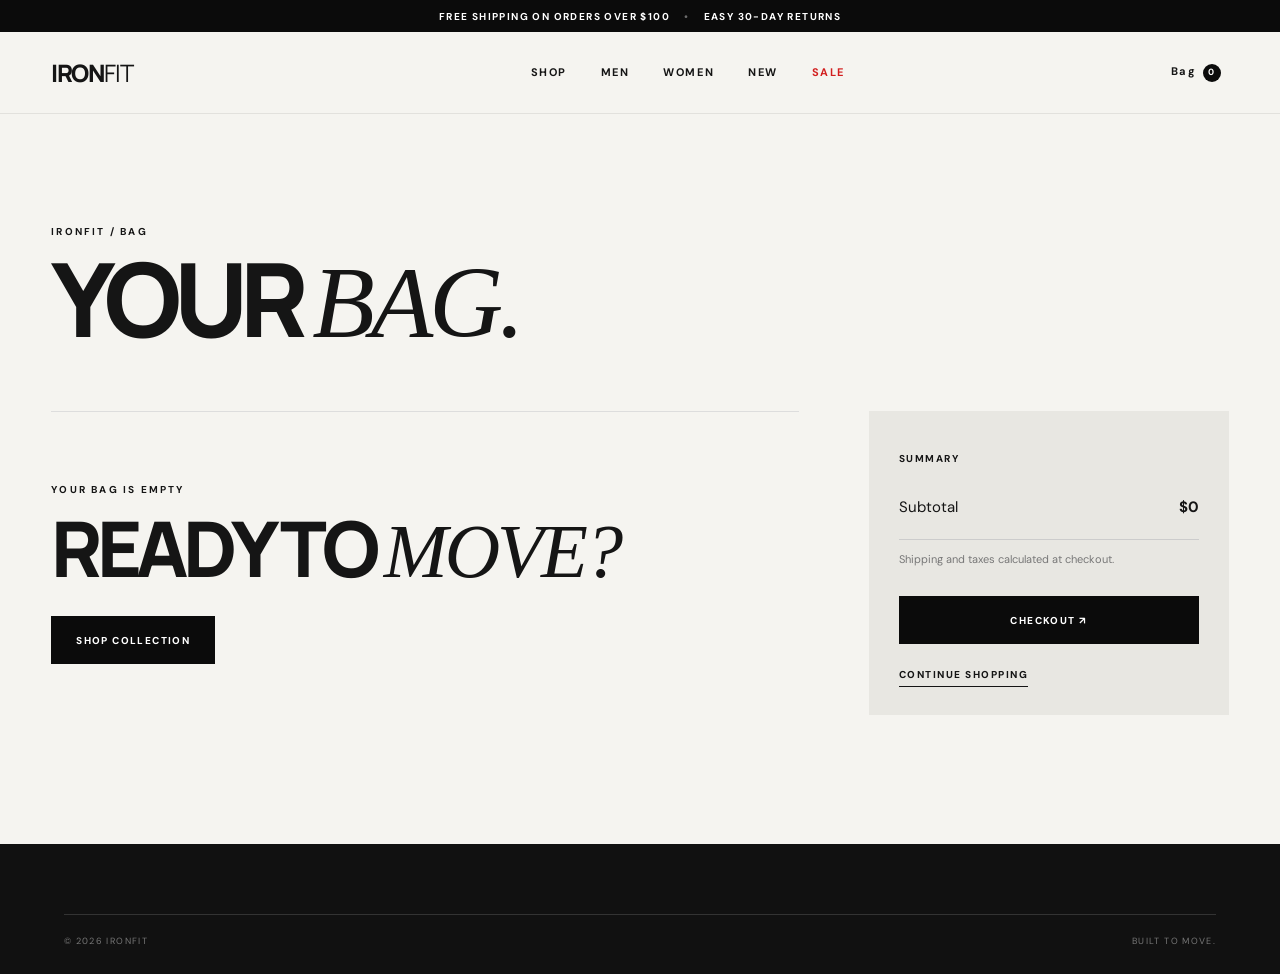
<file: cart.html>
<!doctype html><html lang="en"><head><meta charset="utf-8"><meta name="viewport" content="width=device-width,initial-scale=1"><title>Your Bag — IRONFIT</title><link rel="preconnect" href="https://fonts.googleapis.com"><link rel="preconnect" href="https://fonts.gstatic.com" crossorigin><link href="https://fonts.googleapis.com/css2?family=DM+Sans:wght@400;500;600;700&family=Manrope:wght@600;700;800&display=swap" rel="stylesheet"><link rel="stylesheet" href="assets/css/styles.css"></head>
<body><div class="announcement">FREE SHIPPING ON ORDERS OVER $100 <span>•</span> EASY 30-DAY RETURNS</div><header class="site-header"><a class="brand" href="index.html">IRON<span>FIT</span></a><nav class="desktop-nav"><a href="shop.html">SHOP</a><a href="men.html">MEN</a><a href="women.html">WOMEN</a><a href="new-arrivals.html">NEW</a><a class="sale-link" href="sale.html">SALE</a></nav><div class="header-actions"><a class="icon-btn" href="cart.html">Bag <b class="cart-count">0</b></a><button class="menu-toggle" data-menu-toggle><span></span><span></span></button></div></header>
<main><section class="cart-page section"><p class="eyebrow">IRONFIT / BAG</p><h1>YOUR <em>BAG.</em></h1><div class="cart-layout"><div class="cart-items" data-cart-items></div><aside class="cart-summary"><h3>SUMMARY</h3><div><span>Subtotal</span><b data-cart-total>$0</b></div><p>Shipping and taxes calculated at checkout.</p><button class="btn btn-dark" data-checkout>CHECKOUT ↗</button><a class="text-link" href="shop.html">CONTINUE SHOPPING</a></aside></div></section></main><footer class="footer"><div class="footer-bottom"><span>© 2026 IRONFIT</span><span>BUILT TO MOVE.</span></div></footer><div class="mobile-menu" data-mobile-menu><button data-menu-close>×</button><nav><a href="shop.html">SHOP</a><a href="men.html">MEN</a><a href="women.html">WOMEN</a><a href="new-arrivals.html">NEW ARRIVALS</a><a href="sale.html">SALE</a></nav></div><script src="assets/js/app.js"></script></body></html>
</file>
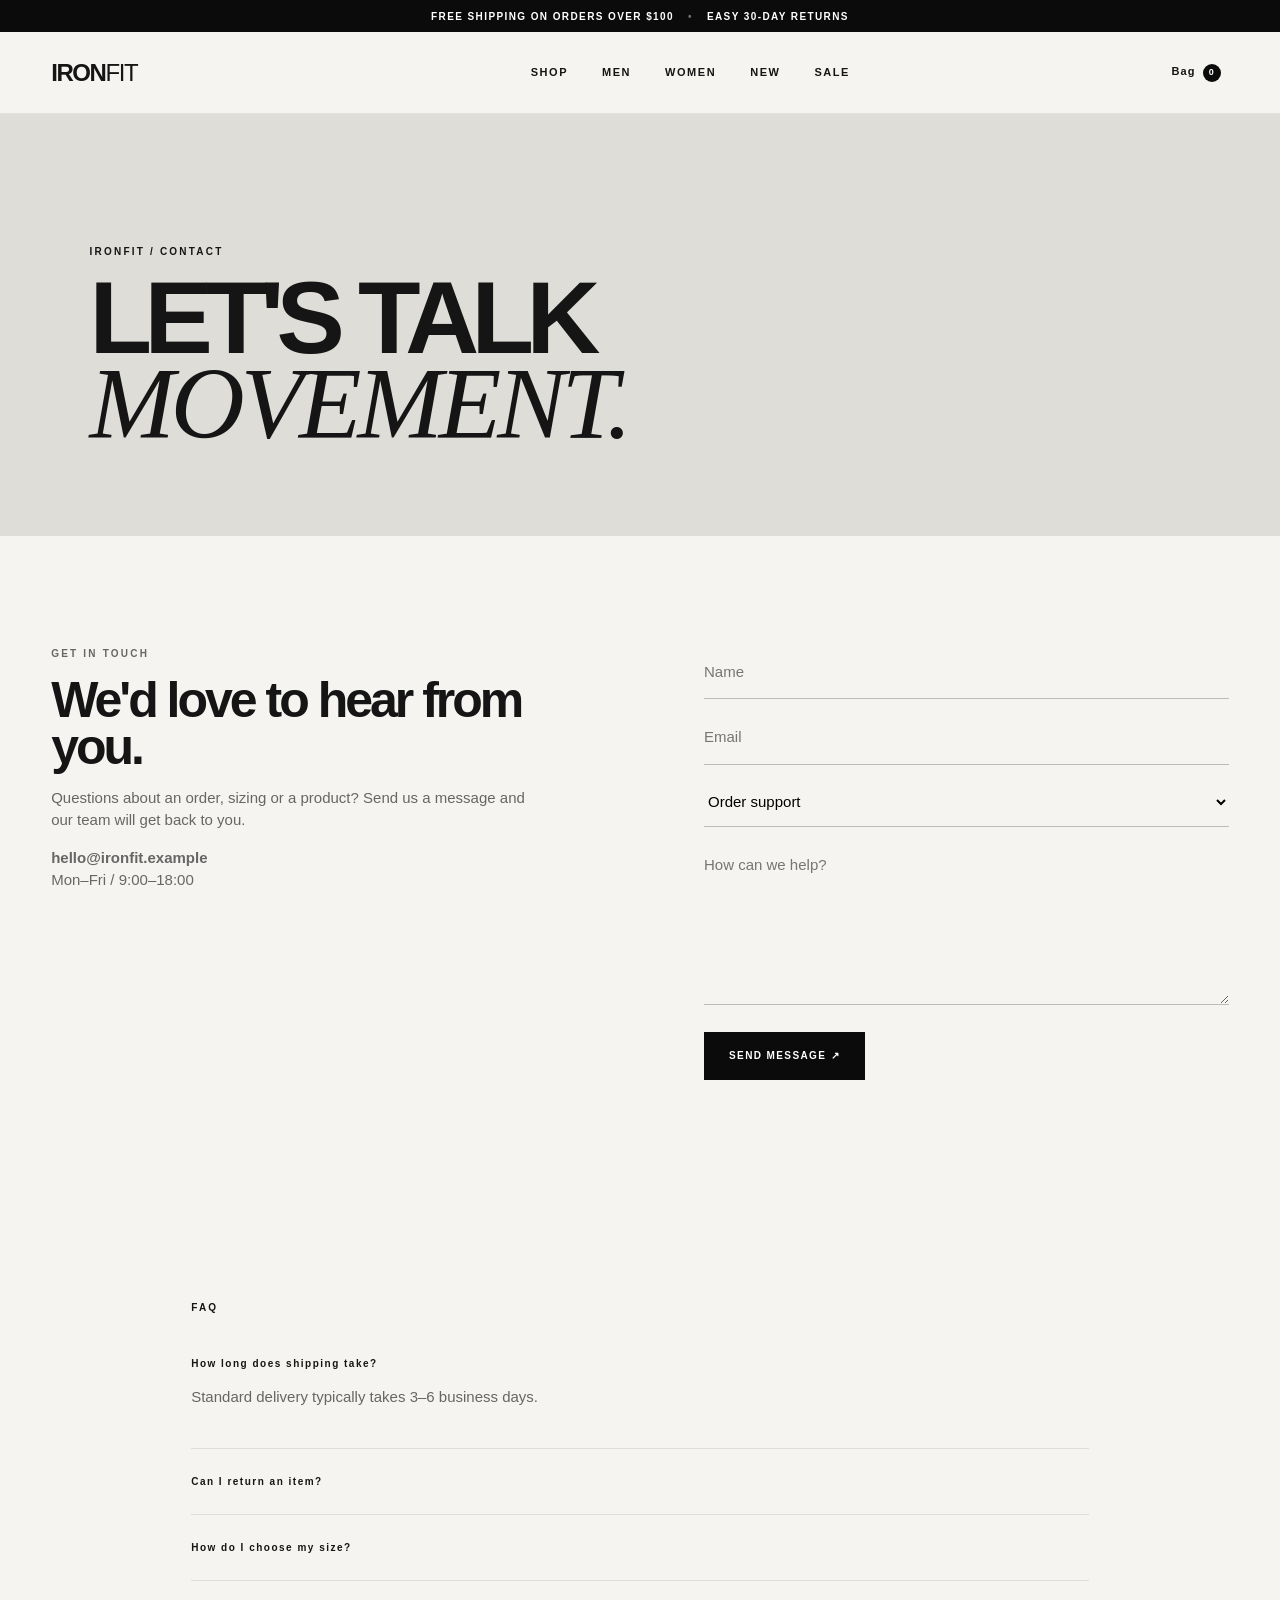
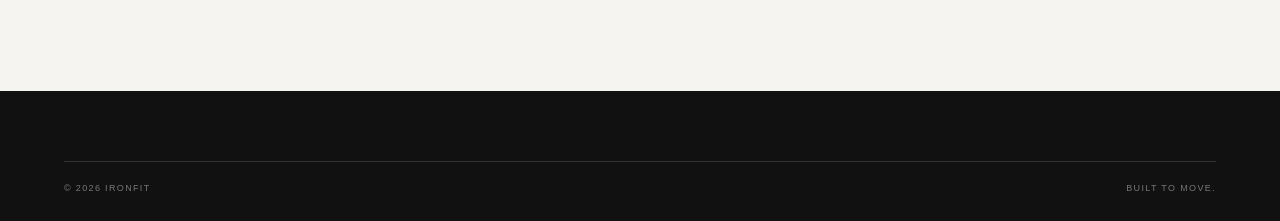
<file: contact.html>
<!doctype html><html lang="en"><head><meta charset="utf-8"><meta name="viewport" content="width=device-width,initial-scale=1"><title>Contact — IRONFIT</title><link rel="preconnect" href="https://fonts.googleapis.com"><link rel="stylesheet" href="assets/css/styles.css"></head>
<body><div class="announcement">FREE SHIPPING ON ORDERS OVER $100 <span>•</span> EASY 30-DAY RETURNS</div><header class="site-header"><a class="brand" href="index.html">IRON<span>FIT</span></a><nav class="desktop-nav"><a href="shop.html">SHOP</a><a href="men.html">MEN</a><a href="women.html">WOMEN</a><a href="new-arrivals.html">NEW</a><a href="sale.html">SALE</a></nav><div class="header-actions"><a class="icon-btn" href="cart.html">Bag <b class="cart-count">0</b></a><button class="menu-toggle" data-menu-toggle><span></span><span></span></button></div></header>
<main><section class="page-hero compact"><div><p class="eyebrow">IRONFIT / CONTACT</p><h1>LET'S TALK<br><em>MOVEMENT.</em></h1></div></section><section class="section contact-grid"><div><p class="eyebrow">GET IN TOUCH</p><h2>We'd love to hear from you.</h2><p>Questions about an order, sizing or a product? Send us a message and our team will get back to you.</p><p><b>hello@ironfit.example</b><br>Mon–Fri / 9:00–18:00</p></div><form class="contact-form" data-contact><input placeholder="Name" required><input type="email" placeholder="Email" required><select><option>Order support</option><option>Product question</option><option>Returns</option><option>General enquiry</option></select><textarea rows="6" placeholder="How can we help?" required></textarea><button class="btn btn-dark">SEND MESSAGE ↗</button></form></section><section class="section faq" id="faq"><p class="eyebrow">FAQ</p><details open><summary>How long does shipping take?</summary><p>Standard delivery typically takes 3–6 business days.</p></details><details><summary>Can I return an item?</summary><p>Yes. Unworn items can be returned within 30 days.</p></details><details><summary>How do I choose my size?</summary><p>Use the size guide on each product page. If you're between sizes, contact us for help.</p></details></section></main><footer class="footer"><div class="footer-bottom"><span>© 2026 IRONFIT</span><span>BUILT TO MOVE.</span></div></footer><div class="mobile-menu" data-mobile-menu><button data-menu-close>×</button><nav><a href="shop.html">SHOP</a><a href="men.html">MEN</a><a href="women.html">WOMEN</a><a href="new-arrivals.html">NEW ARRIVALS</a><a href="sale.html">SALE</a></nav></div><script src="assets/js/app.js"></script></body></html>
</file>
<file: assets/css/styles.css>
:root{--black:#0b0b0b;--ink:#151515;--muted:#707070;--line:#ddd;--paper:#f5f4f0;--white:#fff;--accent:#d9ff00;--serif:Georgia,serif;--sans:"DM Sans",Arial,sans-serif;--display:"Manrope",Arial,sans-serif;--max:1440px}
*{box-sizing:border-box}html{scroll-behavior:smooth}body{margin:0;background:var(--paper);color:var(--ink);font-family:var(--sans);font-size:15px;line-height:1.5}img{display:block;width:100%;object-fit:cover}a{color:inherit;text-decoration:none}button,input,select,textarea{font:inherit}button{cursor:pointer}.announcement{height:32px;background:var(--black);color:#fff;display:flex;align-items:center;justify-content:center;gap:14px;font-size:10px;font-weight:700;letter-spacing:.14em}.announcement span{opacity:.4}.site-header{height:82px;padding:0 4vw;display:flex;align-items:center;justify-content:space-between;background:rgba(245,244,240,.96);position:sticky;top:0;z-index:50;border-bottom:1px solid rgba(0,0,0,.08);backdrop-filter:blur(14px)}.brand{font:800 24px/1 var(--display);letter-spacing:-.06em}.brand span{font-weight:400}.desktop-nav{display:flex;gap:34px;margin-left:80px}.desktop-nav a{font-size:11px;font-weight:700;letter-spacing:.14em}.sale-link{color:#d21f1f}.header-actions{display:flex;gap:20px;align-items:center}.icon-btn{border:0;background:none;font-size:11px;font-weight:700;letter-spacing:.1em;padding:8px}.cart-count{background:var(--black);color:#fff;border-radius:50%;display:inline-flex;width:18px;height:18px;align-items:center;justify-content:center;font-size:9px;margin-left:3px}.menu-toggle{display:none;background:none;border:0}.menu-toggle span{display:block;width:24px;height:1px;background:#111;margin:5px}.hero{height:min(790px,calc(100vh - 114px));min-height:620px;position:relative;color:#fff;overflow:hidden}.hero>img{height:100%;filter:saturate(.78)}.hero-overlay{position:absolute;inset:0;background:linear-gradient(90deg,rgba(0,0,0,.62),rgba(0,0,0,.08) 70%),linear-gradient(0deg,rgba(0,0,0,.3),transparent 40%)}.hero-content{position:absolute;left:6vw;bottom:12%;max-width:720px}.eyebrow{font-size:10px;font-weight:700;letter-spacing:.22em;margin:0 0 16px;text-transform:uppercase}.hero h1,.page-hero h1,.about-hero h1{font:800 clamp(60px,8vw,132px)/.83 var(--display);letter-spacing:-.075em;margin:0}.hero h1 em,.page-hero h1 em,.about-hero h1 em,h1 em,h2 em{font-family:var(--serif);font-weight:400;letter-spacing:-.04em}.hero-copy{max-width:440px;font-size:16px;margin:28px 0}.hero-actions{display:flex;align-items:center;gap:28px}.btn{border:1px solid transparent;min-height:48px;padding:0 24px;display:inline-flex;align-items:center;justify-content:center;font-size:10px;font-weight:800;letter-spacing:.14em}.btn-dark{background:var(--black);color:#fff}.btn-light{background:#fff;color:#111}.text-link{font-size:10px;font-weight:800;letter-spacing:.15em;border-bottom:1px solid currentColor;padding-bottom:5px}.light{color:#fff}.hero-meta{position:absolute;bottom:26px;left:6vw;right:6vw;display:flex;justify-content:space-between;font-size:9px;letter-spacing:.15em}.ticker{overflow:hidden;white-space:nowrap;background:var(--accent);padding:14px 0;font:800 15px var(--display);letter-spacing:.08em}.ticker div{animation:marquee 28s linear infinite}@keyframes marquee{to{transform:translateX(-40%)}}.section{max-width:var(--max);margin:auto;padding:110px 4vw}.section-head{display:flex;align-items:end;justify-content:space-between;margin-bottom:42px}.section-head.center{display:block;text-align:center}.section h2{font:800 clamp(40px,5vw,76px)/.95 var(--display);letter-spacing:-.065em;margin:0}.category-grid{display:grid;grid-template-columns:1.25fr 1fr 1fr;gap:14px}.category-card{height:560px;position:relative;overflow:hidden;background:#ddd}.category-card.tall{height:680px}.category-card img{height:100%;transition:transform .7s cubic-bezier(.2,.7,.2,1)}.category-card:hover img{transform:scale(1.04)}.category-card:after{content:"";position:absolute;inset:45% 0 0;background:linear-gradient(transparent,rgba(0,0,0,.65))}.category-card>div{position:absolute;z-index:2;left:28px;right:28px;bottom:28px;color:#fff}.category-card span{font-size:9px;letter-spacing:.2em}.category-card h3{font:800 42px/1 var(--display);letter-spacing:-.05em;margin:8px 0 20px}.category-card b{font-size:9px;letter-spacing:.15em}.product-grid{display:grid;grid-template-columns:repeat(4,1fr);gap:20px}.product-card{position:relative}.product-image{aspect-ratio:4/5;overflow:hidden;background:#e7e5df;position:relative}.product-image img{height:100%;transition:transform .55s ease}.product-card:hover .product-image img{transform:scale(1.035)}.quick-add{position:absolute;left:14px;right:14px;bottom:14px;height:42px;background:#fff;border:0;font-size:9px;font-weight:800;letter-spacing:.14em;opacity:0;transform:translateY(8px);transition:.25s}.product-card:hover .quick-add{opacity:1;transform:none}.product-tag{position:absolute;top:12px;left:12px;background:var(--accent);padding:5px 8px;font-size:8px;font-weight:800;letter-spacing:.12em}.product-info-row{display:flex;justify-content:space-between;gap:10px;padding-top:13px}.product-name{font-size:12px;font-weight:700}.product-category{font-size:9px;color:var(--muted);margin-top:3px}.price{font-size:12px;font-weight:700}.editorial{display:grid;grid-template-columns:1.2fr .8fr;min-height:720px;background:var(--black);color:#fff}.editorial-image img{height:100%;min-height:600px}.editorial-copy{padding:10vw 7vw;display:flex;flex-direction:column;justify-content:center}.editorial-copy h2{font:800 clamp(50px,5.5vw,84px)/.9 var(--display);letter-spacing:-.07em;margin:0 0 25px}.editorial-copy p:not(.eyebrow){color:#aaa;max-width:430px;margin-bottom:32px}.benefit-grid{display:grid;grid-template-columns:repeat(3,1fr);border-top:1px solid var(--line)}.benefit-grid article{padding:35px 25px;border-right:1px solid var(--line)}.benefit-grid article:last-child{border:0}.benefit-grid span{font-size:10px;color:#888}.benefit-grid h3{font:700 23px var(--display)}.benefit-grid p{color:#666;max-width:280px}.newsletter{padding:80px 7vw;background:var(--accent);display:flex;align-items:center;justify-content:space-between;gap:40px}.newsletter h2{font:800 clamp(36px,4vw,60px)/1 var(--display);letter-spacing:-.06em;margin:0}.newsletter p{max-width:500px}.newsletter-form{display:flex;width:min(500px,100%)}.newsletter-form input{height:52px;border:0;padding:0 18px;flex:1;background:#fff;outline:0}.footer{background:#111;color:#fff;padding:70px 5vw 25px}.footer-top{display:flex;justify-content:space-between;align-items:flex-start;border-bottom:1px solid #333;padding-bottom:55px}.footer-top p{max-width:340px;color:#aaa;margin:0}.footer-grid{display:grid;grid-template-columns:repeat(4,1fr);padding:45px 0;gap:30px}.footer-grid h4{font-size:9px;letter-spacing:.2em;color:#777}.footer-grid a{display:block;font-size:12px;margin:12px 0;color:#ddd}.footer-bottom{border-top:1px solid #333;padding-top:20px;display:flex;justify-content:space-between;color:#777;font-size:9px;letter-spacing:.15em}.page-hero{padding:130px 7vw 100px;background:#deddd8}.page-hero>div{max-width:1100px}.page-hero p:not(.eyebrow){max-width:520px;color:#666;margin-top:35px}.catalog{padding-top:55px}.catalog-toolbar{display:flex;justify-content:space-between;align-items:center;border-top:1px solid var(--line);border-bottom:1px solid var(--line);padding:18px 0;margin-bottom:30px;font-size:9px;letter-spacing:.13em}.filters{display:flex;align-items:center;gap:20px}.filter-btn{border:0;background:none;font-size:9px;letter-spacing:.13em;padding:5px 0;color:#777}.filter-btn.active{color:#111;border-bottom:1px solid #111}.filters select{border:0;background:none;font-size:9px;letter-spacing:.1em}.large{grid-template-columns:repeat(3,1fr);gap:45px 18px}.product-detail{display:grid;grid-template-columns:1.1fr .9fr;gap:7vw;padding-top:70px}.product-gallery{position:sticky;top:110px;align-self:start}.gallery-main{aspect-ratio:4/5;overflow:hidden}.gallery-main img{height:100%}.gallery-thumbs{display:grid;grid-template-columns:repeat(3,1fr);gap:8px;margin-top:8px}.gallery-thumbs img{aspect-ratio:1;cursor:pointer}.product-info{padding-top:30px}.product-info h1{font:800 clamp(38px,4vw,68px)/.95 var(--display);letter-spacing:-.07em;margin:0}.product-price{font-size:18px;font-weight:700;margin:20px 0}.product-desc{color:#666;max-width:500px;margin-bottom:40px}.selector{border-top:1px solid var(--line);padding:20px 0}.selector label{display:flex;justify-content:space-between;font-size:9px;font-weight:800;letter-spacing:.15em}.selector label a{font-weight:500;text-decoration:underline}.swatches,.sizes{display:flex;gap:8px;margin-top:14px}.swatch{width:28px;height:28px;border-radius:50%;background:#111;border:2px solid #fff;box-shadow:0 0 0 1px #111}.swatch.gray{background:#777;box-shadow:none}.swatch.white{background:#fff;box-shadow:0 0 0 1px #ccc}.sizes button{background:none;border:1px solid #ccc;width:52px;height:42px;font-size:10px}.sizes button:hover{border-color:#111}.add-product{width:100%;margin:20px 0 10px}.accordions{border-top:1px solid var(--line)}details{border-bottom:1px solid var(--line);padding:20px 0}summary{list-style:none;font-size:10px;font-weight:800;letter-spacing:.15em;cursor:pointer;display:flex;justify-content:space-between}details p{color:#666;max-width:600px}.cart-page h1{font:800 clamp(60px,8vw,120px)/.85 var(--display);letter-spacing:-.08em;margin:0 0 65px}.cart-layout{display:grid;grid-template-columns:1fr 360px;gap:70px}.cart-item{display:grid;grid-template-columns:120px 1fr auto;gap:20px;padding:18px 0;border-top:1px solid var(--line)}.cart-item img{width:120px;height:150px}.cart-item h3{font-size:14px;margin:0 0 8px}.cart-item p{color:#777;font-size:11px}.qty{display:flex;border:1px solid #ccc;width:max-content}.qty button{border:0;background:none;width:30px}.qty span{width:30px;text-align:center;padding:5px;font-size:11px}.cart-remove{border:0;background:none;text-decoration:underline;font-size:9px}.cart-summary{background:#e8e7e2;padding:30px;height:max-content}.cart-summary h3{font-size:10px;letter-spacing:.15em}.cart-summary>div{display:flex;justify-content:space-between;border-bottom:1px solid #ccc;padding:20px 0}.cart-summary p{font-size:11px;color:#777}.cart-summary .btn{width:100%;margin:18px 0}.about-hero{height:75vh;min-height:600px;position:relative;color:#fff}.about-hero img{height:100%;filter:brightness(.65)}.about-hero>div{position:absolute;left:7vw;bottom:10vw}.story{display:grid;grid-template-columns:1fr 1fr;gap:10vw;align-items:end}.story h2{font:800 clamp(45px,6vw,85px)/.9 var(--display);letter-spacing:-.07em;margin:0}.story>p{font-size:18px;color:#555;max-width:560px}.manifesto{background:var(--accent);padding:10vw 6vw}.manifesto div{display:flex;flex-direction:column;font:800 clamp(70px,14vw,190px)/.76 var(--display);letter-spacing:-.1em}.manifesto span:nth-child(2){align-self:center}.manifesto span:nth-child(3){align-self:flex-end}.compact{padding-bottom:90px}.contact-grid{display:grid;grid-template-columns:1fr 1fr;gap:10vw}.contact-grid h2{font:800 50px/.95 var(--display);letter-spacing:-.06em}.contact-grid p{color:#666;max-width:480px}.contact-form{display:flex;flex-direction:column;gap:12px}.contact-form input,.contact-form select,.contact-form textarea{border:0;border-bottom:1px solid #bbb;background:transparent;padding:15px 0;outline:0}.contact-form .btn{align-self:flex-start;margin-top:15px}.faq{max-width:1000px}.faq details{padding:25px 0}.search-drawer{position:fixed;inset:0;background:rgba(245,244,240,.98);z-index:100;display:none;align-items:flex-start;justify-content:center;padding:14vh 8vw}.search-drawer.open{display:flex}.search-drawer>button{position:absolute;top:35px;right:5vw;border:0;background:none;font-size:35px}.search-drawer>div{width:min(900px,100%)}.search-drawer input{width:100%;border:0;border-bottom:2px solid #111;background:none;padding:18px 0;font:700 36px var(--display);outline:0}.search-result{padding:15px 0;border-bottom:1px solid #ccc;display:flex;justify-content:space-between}.mobile-menu{display:none}

@media(max-width:900px){.desktop-nav{display:none}.menu-toggle{display:block}.hero{min-height:650px}.hero h1{font-size:70px}.category-grid{grid-template-columns:1fr 1fr}.category-card.tall{grid-row:span 2;height:auto}.category-card{height:420px}.product-grid,.large{grid-template-columns:repeat(2,1fr)}.editorial{grid-template-columns:1fr}.editorial-copy{padding:80px 7vw}.benefit-grid{grid-template-columns:1fr}.newsletter{display:block}.newsletter-form{margin-top:30px}.product-detail{grid-template-columns:1fr}.product-gallery{position:static}.story,.contact-grid{grid-template-columns:1fr;gap:35px}.cart-layout{grid-template-columns:1fr}.cart-summary{order:-1}.mobile-menu{position:fixed;inset:0;background:#111;color:#fff;z-index:200;padding:100px 8vw;display:none}.mobile-menu.open{display:block}.mobile-menu>button{position:absolute;top:25px;right:7vw;background:none;color:#fff;border:0;font-size:40px}.mobile-menu nav a{display:block;font:800 44px/.95 var(--display);letter-spacing:-.06em;margin:20px 0}.filters{overflow:auto;max-width:70%}.catalog-toolbar{gap:15px}.gallery-main{aspect-ratio:4/5}}
@media(max-width:560px){.announcement{font-size:8px}.site-header{height:68px;padding:0 20px}.brand{font-size:21px}.hero{min-height:620px}.hero-content{left:22px;right:22px;bottom:12%}.hero h1{font-size:58px}.hero-copy{font-size:14px}.hero-actions{gap:18px}.section{padding:75px 20px}.section-head{align-items:start;gap:25px;flex-direction:column}.section h2{font-size:43px}.category-grid{display:block}.category-card,.category-card.tall{height:430px;margin-bottom:12px}.product-grid,.large{grid-template-columns:1fr 1fr;gap:25px 9px}.quick-add{display:none}.page-hero{padding:90px 20px 70px}.page-hero h1{font-size:58px}.catalog-toolbar{display:block}.filters{max-width:none;margin-top:18px;gap:14px}.product-detail{padding:35px 20px}.product-info h1{font-size:42px}.cart-page h1{font-size:70px}.cart-item{grid-template-columns:80px 1fr}.cart-item img{width:80px;height:105px}.cart-item>strong{grid-column:2}.footer{padding:55px 20px 22px}.footer-top{display:block}.footer-top p{margin-top:25px}.footer-grid{grid-template-columns:1fr 1fr}.manifesto span:nth-child(2){align-self:flex-end}.manifesto span:nth-child(3){align-self:flex-start}.newsletter{padding:65px 20px}}

.toast{position:fixed;right:22px;bottom:22px;background:#111;color:#fff;padding:14px 18px;font-size:10px;font-weight:800;letter-spacing:.12em;z-index:300;transform:translateY(20px);opacity:0;transition:.25s}.toast.show{transform:none;opacity:1}.empty-cart{padding:70px 0;border-top:1px solid #ddd}.empty-cart h2{font:800 clamp(45px,6vw,80px)/.9 var(--display);letter-spacing:-.07em;margin:0 0 30px}
</file>
